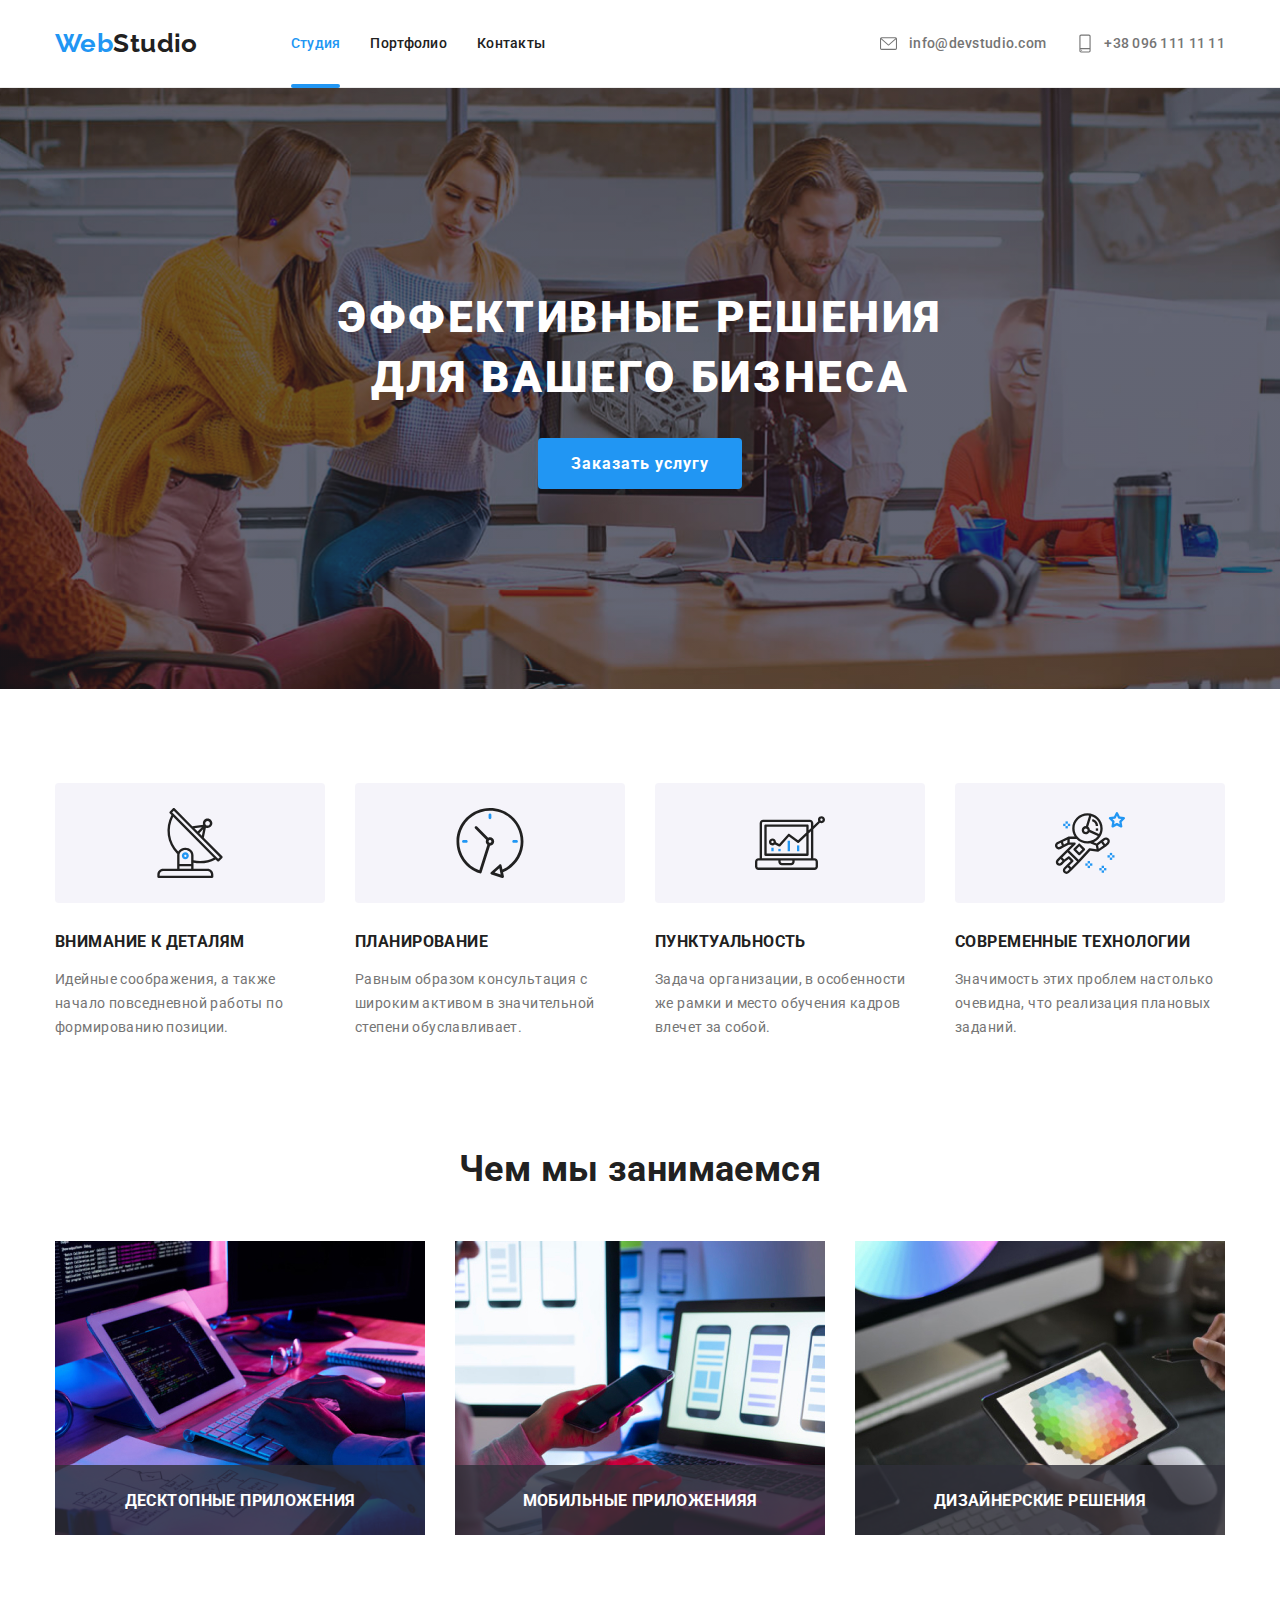
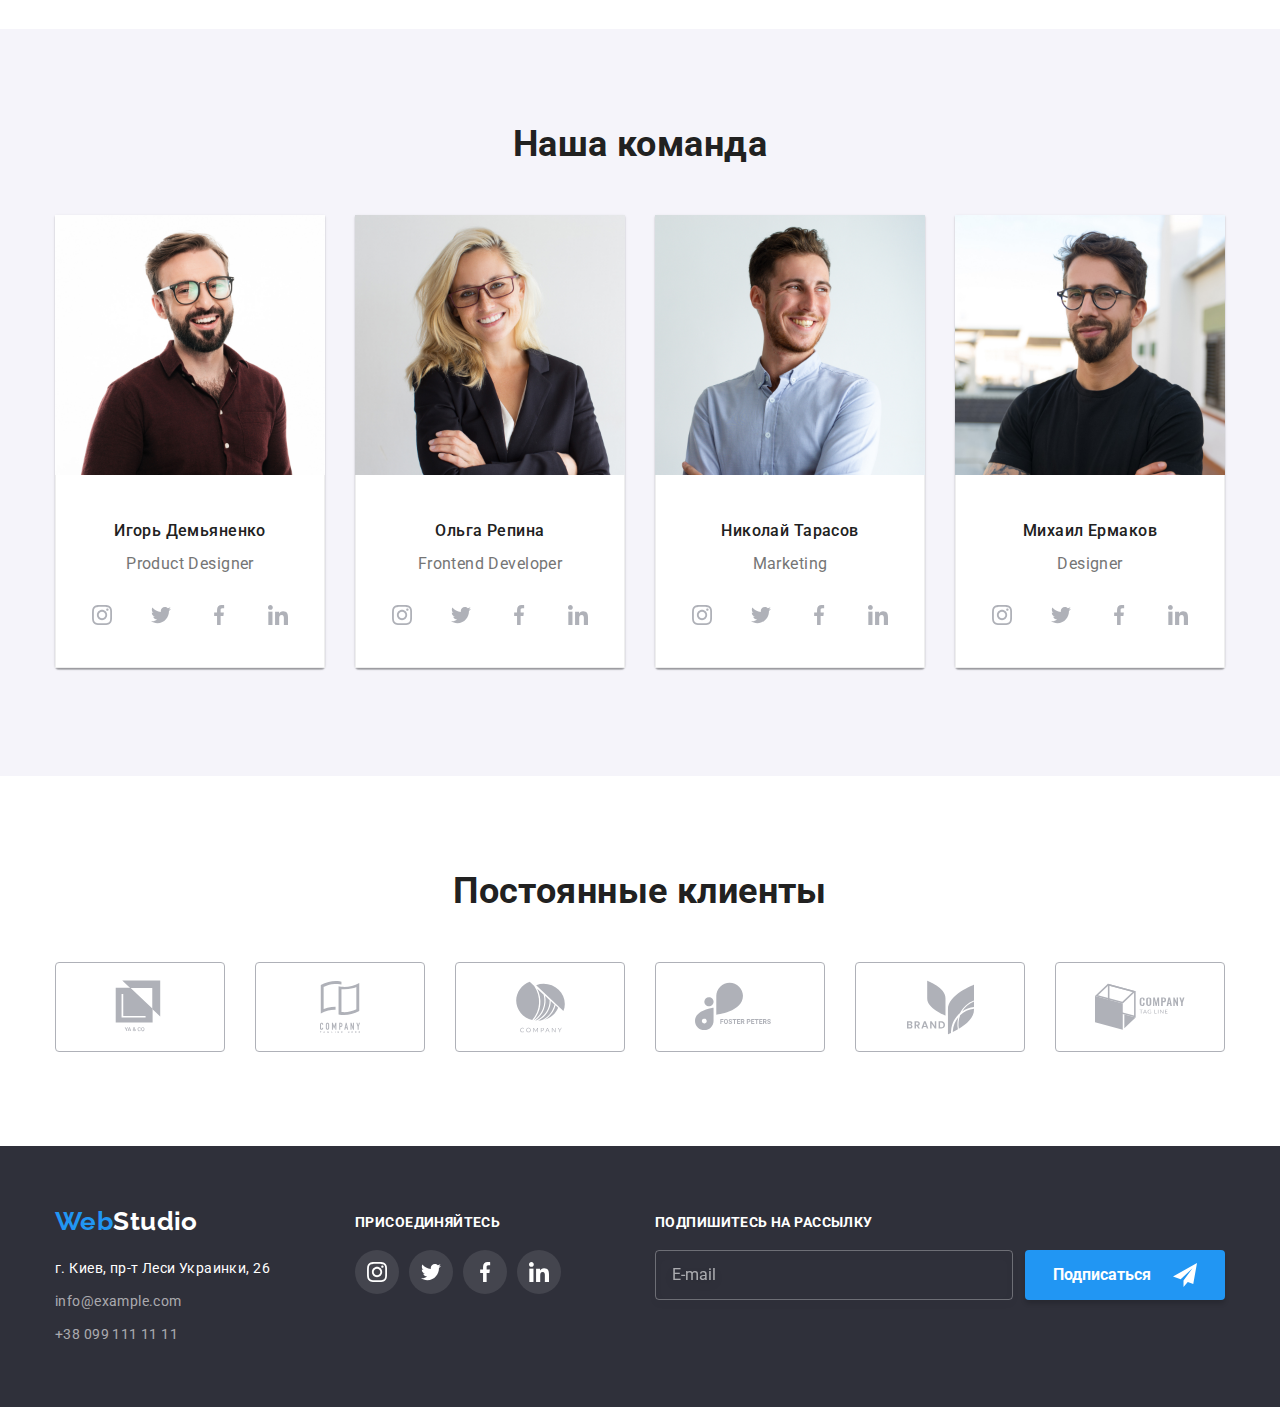
<file: index.html>
<!DOCTYPE html>
<html lang="ru">
<head>
    <meta charset="UTF-8">
    <meta name="viewport" content="width=device-width, initial-scale=1.0">
    <title>WebStudio</title>
    <link
    rel="stylesheet"
    href="https://cdnjs.cloudflare.com/ajax/libs/animate.css/4.1.1/animate.min.css"
  />
    <link href="https://fonts.googleapis.com/css2?family=Raleway:wght@700&family=Roboto:wght@400;500;700;900&display=swap" rel="stylesheet">
    <link rel="stylesheet" href="https://cdnjs.cloudflare.com/ajax/libs/modern-normalize/1.0.0/modern-normalize.min.css">
    <link rel="stylesheet" href="./css/main.min.css">
</head>
<body>
    <!--HEADER-->
    <header class="header">
        <div class="header-page container">
            <nav class="navigation">
                <a href="./index.html" class="logo" aria-label="WebStudio"><span class="web">Web</span><span class="studio-header">Studio</span></a>
                <ul class="navigation-list list">
                    <li class="navigation-item"><a href="./index.html" class="link current">Студия</a></li>
                    <li class="navigation-item"><a href="./portfolio.html" class="link">Портфолио</a></li>
                    <li class="navigation-item"><a href="" class="link">Контакты</a></li>
                </ul>
            </nav>
            <address class="address">
                <ul class="address-list__header list">
                    <li class="address-list__items">
                        <a href="mailto:info@devstudio.com" class="contacts">
                        <svg class="contacts-svg__envelop"><use href="./svg/sprite.svg#icon-envelope"></use></svg>info@devstudio.com</a>
                    </li>
                    <li>
                        <a href="tel:380961111111" class="contacts">
                        <svg class="contacts-svg__smartphone"><use href="./svg/sprite.svg#icon-smartphone"></use></svg>+38 096 111 11 11</a>
                    </li>
                </ul>
            </address>
        </div>
    </header>
    <!-- MAIN -->
    <main>
    <!-- HERO -->
    <section class="hero">
        <div class="hero-box"><h1 class="hero-title">Эффективные решения для вашего бизнеса</h1>
            <button class="button primary" data-modal-open>Заказать услугу</button>
        </div>
    </section>
    <!--описания деятельности-->
    <section class="activity padding">
        <!-- <h2>Наши преимущества</h2> скрыть-->
        <div class="activity-box container">
            <h2 hidden>Наши преимущества</h2>
            <ul class="activity-list">
                <li class="activity-item list"><h3 class="activity-title">Внимание к деталям</h3><p class="activity-text">Идейные соображения, а также начало повседневной работы по формированию позиции. </p></li>
                <li class="activity-item list"><h3 class="activity-title">Планирование</h3><p class="activity-text">Равным образом консультация с широким активом в значительной степени обуславливает.</p></li>
                <li class="activity-item list"><h3 class="activity-title">Пунктуальность</h3><p class="activity-text">Задача организации, в особенности же рамки и место обучения кадров влечет за собой.</p></li>
                <li class="activity-item list"><h3 class="activity-title">Современные технологии</h3><p class="activity-text">Значимость этих проблем настолько очевидна, что реализация плановых заданий.</p></li>
            </ul>
        </div>
    </section>
    <section class="work padding">
    <!--визуальное описание-->
        <div class="container">
        <h2 class="title">Чем мы занимаемся</h2>
            <ul class="work-list">
                    <li class="work-item list"><a href="">
                        <div class="actions-thumb">
                            <img src="./image/work-examples-1.jpg" alt="примеры робот" width="370" height="294">
                            <div class="work-actions">
                                    <h3 class="work-title">Десктопные приложения</h3>
                                </div>
                            </div>
                        </a>
                    </li>
                    <li class="work-item list"><a href="">
                        <div class="actions-thumb">
                            <img src="./image/work-examples-2.jpg" alt="примеры робот" width="370" height="294">
                            <div class="work-actions">
                                    <h3 class="work-title">Мобильные приложенияя</h3>
                                </div>
                            </div>
                        </a>
                    </li>
                    <li class="work-item list"><a href="">
                        <div class="actions-thumb">
                            <img src="./image/work-examples-3.jpg" alt="примеры робот" width="370" height="294">
                            <div class="work-actions">
                                <h3 class="work-title">Дизайнерские решения</h3>
                            </div>
                        </div>
                    </a>
                </li>
            </ul>
        </div>
    </section>
    <!--команда-->
    <section class="our_team padding">
        <div class="team container">
            <h2 class="title">Наша команда</h2>
            <ul class="team-list">
                <li class="list shadow">
                    <div class="card">
                        <div class="card-items"><img src="./image/team1.jpg" alt="член команды" width="270" height="260"></div>
                        <div class="card-text"><h3 class="team-title">Игорь Демьяненко</h3><p class="items-text" lang="en">Product Designer</p>
                            <ul class="social-list list">
                                <li class="social-list__items">
                                    <a href="" class="social-list__link link">
                                        <svg class="social-list__svg">
                                            <use href="./svg/sprite.svg#icon-instagram"></use>
                                        </svg>
                                    </a>
                                </li>
                                <li class="social-list__items">
                                    <a href="" class="social-list__link link">
                                        <svg class="social-list__svg">
                                            <use href="./svg/sprite.svg#icon-twitter"></use>
                                        </svg>
                                    </a>
                                </li>
                                <li class="social-list__items">
                                    <a href="" class="social-list__link link">
                                        <svg class="social-list__svg">
                                            <use href="./svg/sprite.svg#icon-facebook"></use>
                                        </svg>
                                    </a>
                                </li>
                                <li class="social-list__items">
                                    <a href="" class="social-list__link link">
                                        <svg class="social-list__svg">
                                            <use href="./svg/sprite.svg#icon-linkedin"></use>
                                        </svg>
                                    </a>
                                </li>
                            </ul>
                        </div>
                    </div>
                </li>
                <li class="list shadow">
                    <div class="card">
                    <div class="card-items "><img src="./image/team2.jpg" alt="член команды" width="270" height="260"></div>
                        <div class="card-text"><h3 class="team-title">Ольга Репина</h3><p class="items-text" lang="en">Frontend Developer</p>
                            <ul class="social-list list">
                                <li class="social-list__items">
                                    <a href="" class="social-list__link link">
                                        <svg class="social-list__svg">
                                            <use href="./svg/sprite.svg#icon-instagram"></use>
                                        </svg>
                                    </a>
                                </li>
                                <li class="social-list__items">
                                    <a href="" class="social-list__link link">
                                        <svg class="social-list__svg">
                                            <use href="./svg/sprite.svg#icon-twitter"></use>
                                        </svg>
                                    </a>
                                </li>
                                <li class="social-list__items">
                                    <a href="" class="social-list__link link">
                                        <svg class="social-list__svg">
                                            <use href="./svg/sprite.svg#icon-facebook"></use>
                                        </svg>
                                    </a>
                                </li>
                                <li class="social-list__items">
                                    <a href="" class="social-list__link link">
                                        <svg class="social-list__svg">
                                            <use href="./svg/sprite.svg#icon-linkedin"></use>
                                        </svg>
                                    </a>
                                </li>
                            </ul>
                        </div>         
                    </div>
                </li>
                <li class="list shadow">
                    <div class="card">
                    <div class="card-items"><img src="./image/team3.jpg" alt="член команды" width="270" height="260"></div>
                            <div class="card-text"><h3 class="team-title">Николай Тарасов </h3><p class="items-text" lang="en">Marketing</p>
                                <ul class="social-list list">
                                    <li class="social-list__items">
                                        <a href="" class="social-list__link link">
                                            <svg class="social-list__svg">
                                                <use href="./svg/sprite.svg#icon-instagram"></use>
                                            </svg>
                                        </a>
                                    </li>
                                    <li class="social-list__items">
                                        <a href="" class="social-list__link link">
                                            <svg class="social-list__svg">
                                                <use href="./svg/sprite.svg#icon-twitter"></use>
                                            </svg>
                                        </a>
                                    </li>
                                    <li class="social-list__items">
                                        <a href="" class="social-list__link link">
                                            <svg class="social-list__svg">
                                                <use href="./svg/sprite.svg#icon-facebook"></use>
                                            </svg>
                                        </a>
                                    </li>
                                    <li class="social-list__items">
                                        <a href="" class="social-list__link link">
                                            <svg class="social-list__svg">
                                                <use href="./svg/sprite.svg#icon-linkedin"></use>
                                            </svg>
                                        </a>
                                    </li>
                                </ul>
                            </div>          
                        </div>
                </li>
                <li class="list shadow">
                    <div class="card">
                    <div class="card-items"><img src="./image/team4.jpg" alt="член команды" width="270" height="260"></div>
                        <div class="card-text"><h3 class="team-title">Михаил Ермаков</h3><p class="items-text" lang="en">Designer</p>
                            <ul class="social-list list">
                                <li class="social-list__items">
                                    <a href="" class="social-list__link link">
                                        <svg class="social-list__svg">
                                            <use href="./svg/sprite.svg#icon-instagram"></use>
                                        </svg>
                                    </a>
                                </li>
                                <li class="social-list__items">
                                    <a href="" class="social-list__link link">
                                        <svg class="social-list__svg">
                                            <use href="./svg/sprite.svg#icon-twitter"></use>
                                        </svg>
                                    </a>
                                </li>
                                <li class="social-list__items">
                                    <a href="" class="social-list__link link">
                                        <svg class="social-list__svg">
                                            <use href="./svg/sprite.svg#icon-facebook"></use>
                                        </svg>
                                    </a>
                                </li>
                                <li class="social-list__items">
                                    <a href="" class="social-list__link link">
                                        <svg class="social-list__svg">
                                            <use href="./svg/sprite.svg#icon-linkedin"></use>
                                        </svg>
                                    </a>
                                </li>
                            </ul>
                        </div>         
                    </div>
                </li>
            </ul>
        </div>
    </section>
    <section class="clients">
        <div class="clients-content container padding">
            <h2 class="title">Постоянные клиенты</h2>
            <ul class="clients-list__items list">
                <li class="clients-list__link link">
                    <a href="" class="link-go_client">
                        <svg class="clients-svg" width="54.27" height="59.23">
                            <use href="./svg/sprite.svg#icon-klient-1"></use>
                        </svg>
                    </a>
                </li>
                <li class="clients-list__link link">
                    <a href="" class="link-go_client">
                        <svg class="clients-svg" width="70" height="52">
                            <use href="./svg/sprite.svg#icon-klient-2"></use>
                        </svg>
                    </a>
                </li>
                <li class="clients-list__link link">
                    <a href="" class="link-go_client">
                        <svg class="clients-svg" width="51" height="52.6">
                            <use href="./svg/sprite.svg#icon-klient-3"></use>
                        </svg>
                    </a>
                </li>
                <li class="clients-list__link link">
                    <a href="" class="link-go_client">
                        <svg class="clients-svg" width="170" height="90">
                            <use href="./svg/sprite.svg#icon-klient-4"></use>
                        </svg>
                    </a>
                </li>
                <li class="clients-list__link link">
                    <a href="" class="link-go_client">
                        <svg class="clients-svg" width="79" height="67">
                            <use href="./svg/sprite.svg#icon-klient-5"></use>
                        </svg>
                    </a>
                </li>
                <li class="clients-list__link link">
                    <a href="" class="link-go_client">
                        <svg class="clients-svg" width="170" height="90">
                            <use href="./svg/sprite.svg#icon-klient-6"></use>
                        </svg>
                    </a>
                </li>
            </ul> 
        </div>
    </section>
    </main>
    <!--подвал-->
    <footer class="footer">
        <div class="footer-content container">
            <div class="footer-address">
                    <a href="./index.html" class="logo"><span class="web">Web</span><span class="studio-footer">Studio</span></a>
                <address class="address-list">
                    <ul class="list">
                    <li class="adress-items city">г. Киев, пр-т Леси Украинки, 26</li>
                    <li class="adress-items"><a href="mailto:info@example.com"  class="contacts-footer">info@example.com</a></li>   
                    <li class="adress-items"><a href="tel:+380991111111"  class="contacts-footer">+38 099 111 11 11</a></li>
                    </ul>
                </address>
            </div>
            <div class="join">
                <h3 class="join-title">Присоединяйтесь</h3>
                <ul class="join-list list">
                    <li class="join-list__items">
                        <a href="" class="join-list__link link">
                            <svg class="join-list__svg">
                                <use href="./svg/sprite.svg#icon-instagram"></use>
                            </svg>
                        </a>
                    </li>
                    <li class="join-list__items">
                        <a href="" class="join-list__link link">
                            <svg class="join-list__svg">
                                <use href="./svg/sprite.svg#icon-twitter"></use>
                            </svg>
                        </a>
                    </li>
                    <li class="join-list__items">
                        <a href="" class="join-list__link link">
                            <svg class="join-list__svg">
                                <use href="./svg/sprite.svg#icon-facebook"></use>
                            </svg>
                        </a>
                    </li>
                    <li class="join-list__items">
                        <a href="" class="join-list__link link">
                            <svg class="join-list__svg">
                                <use href="./svg/sprite.svg#icon-linkedin"></use>
                            </svg>
                        </a>
                    </li>
                </ul>
            </div>
            <div class="subscribe-box">
                <h3 class="subscribe-title">Подпишитесь на рассылку</h3>
                <div class="subscribe-box-wrapper">
                    <input type="email" name="subscribe-email" class="subscribe-email" required placeholder="E-mail">
                    <button type="submit" class="subscribe-button">Подписаться</button>
                </div>
            </div>
        </div>
    </footer>
    <div class="backdrop is-hidden" data-modal>
        <div class="modal">
            <button type="button" class="close-modal " data-modal-close>
                <svg class="close-svg">
                    <use href="./svg/sprite.svg#icon-close"></use>
                </svg>
            </button>
            <h2 class="title-form">Оставьте свои данные, мы вам перезвоним</h2>
            <form action="#" class="contact-form">
                <div class="contact-form-field">
                    <p class="contact-form-title">Имя</p>
                    <input type="text" name="user-name" id="user-name" class="contact-form-input" required minlength="2"> 
                    <svg class="contact-form-svg" width="12" height="12" >
                        <use href="./svg/sprite.svg#icon-name-svg"></use>
                    </svg>
                </div>
                <div class="contact-form-field">
                    <p class="contact-form-title">Телефон</p>
                    <input type="tel" name="user-tel" id="user-tel" class="contact-form-input" required minlength="10">
                    <svg class="contact-form-svg" width="13" height="13" >
                        <use href="./svg/sprite.svg#icon-tel-svg"></use>
                    </svg>
                </div>
                <div class="contact-form-field">
                    <p class="contact-form-title">Почта</p>
                    <input type="email" name="user-email" id="user-email" class="contact-form-input" required>
                    <svg class="contact-form-svg" width="15" height="12" >
                        <use href="./svg/sprite.svg#icon-email-svg"></use>
                    </svg>
                </div>
                <div class="contact-form-field">
                    <p class="contact-form-title">Комментарий</p>
                    <textarea name="user-message" id="user-message" class="contact-form-message" placeholder="Введите текст" minlength="15"></textarea>
                </div>
                    <input type="checkbox" name="user-policy" id="user-policy" class="modal-checkbox visually-hidden">
                    <label for="user-policy" class="for-modal-checkbox">
                        <span class="label-title">Соглашаюсь с рассылкой и принимаю <a href="#" class="policy-link">Условия договора</a></span>
                    </label>
                 <div class="button-box">
                     <button type="submit" class="contact-form-button">Отправить</button>
                </div>
        

            </form>
        </div>
    </div>
    <script src="./js/modal.js"></script>
</body>
</html>
</file>
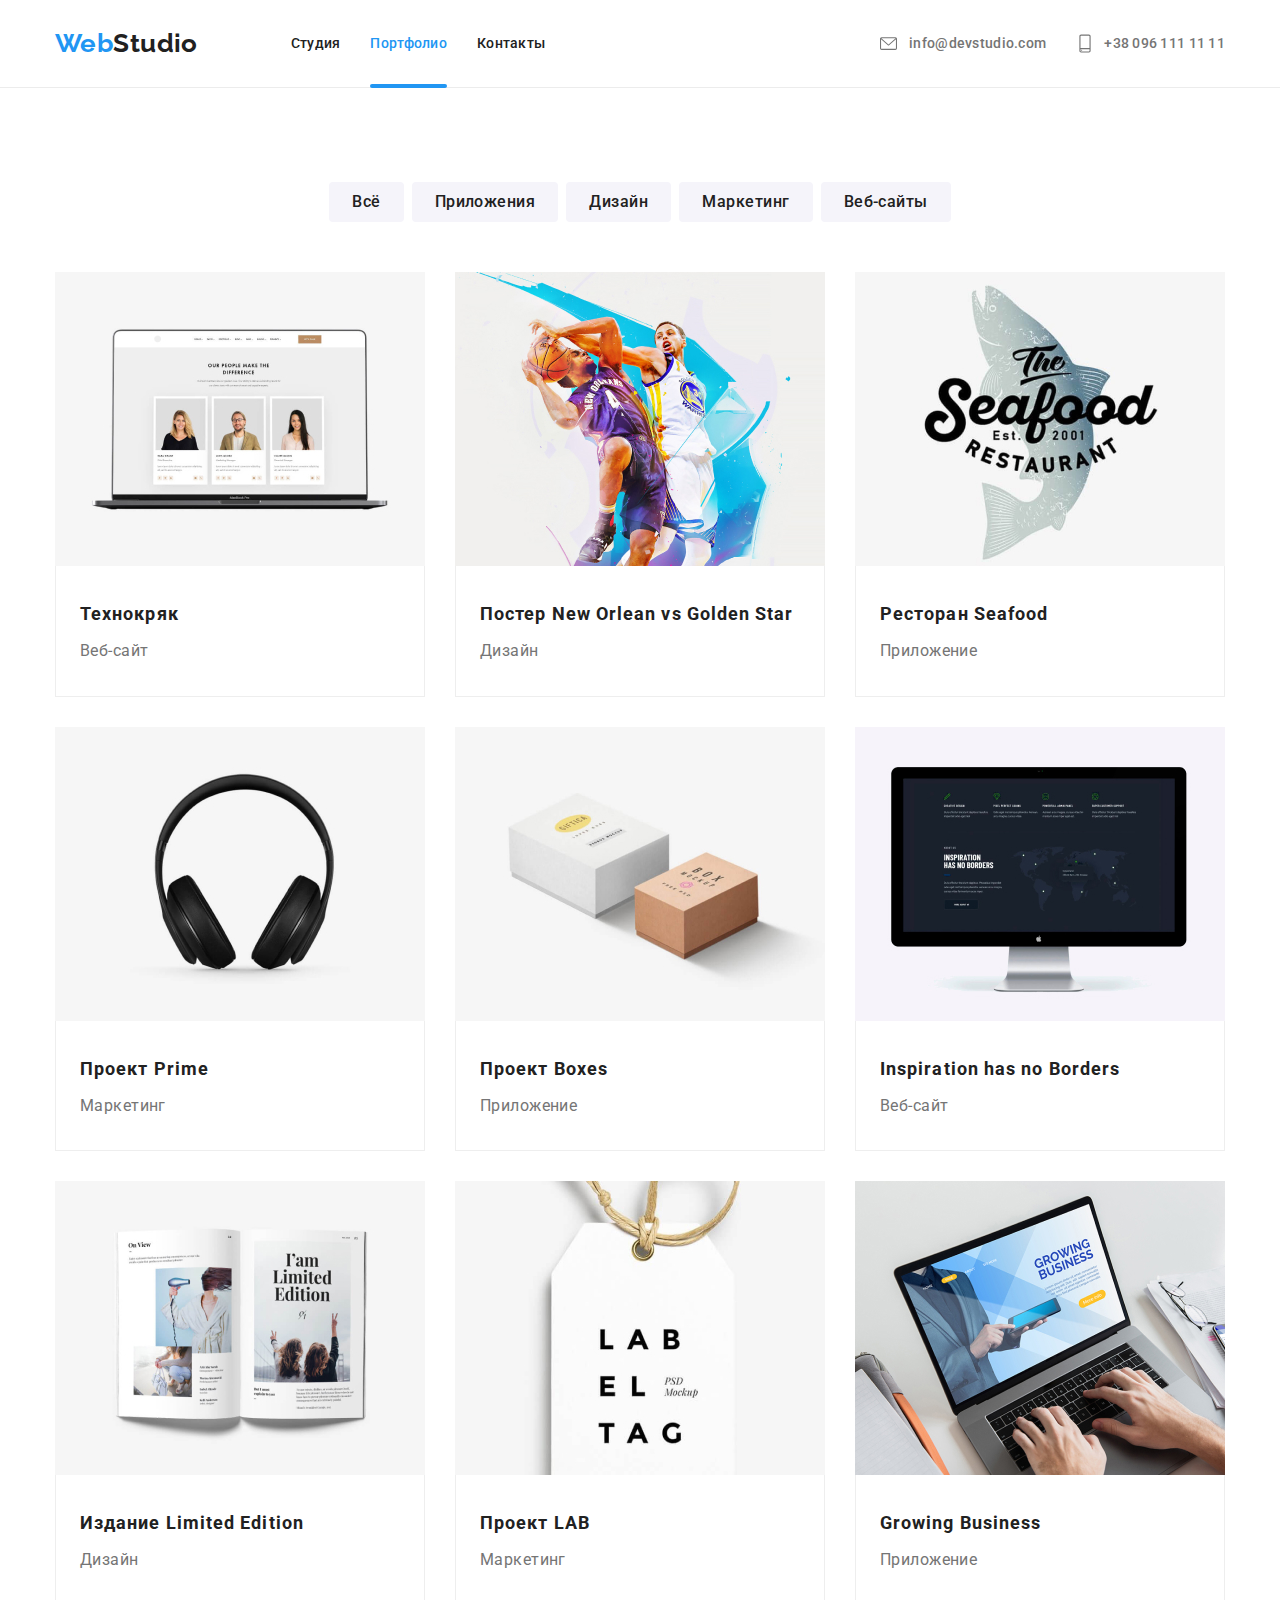
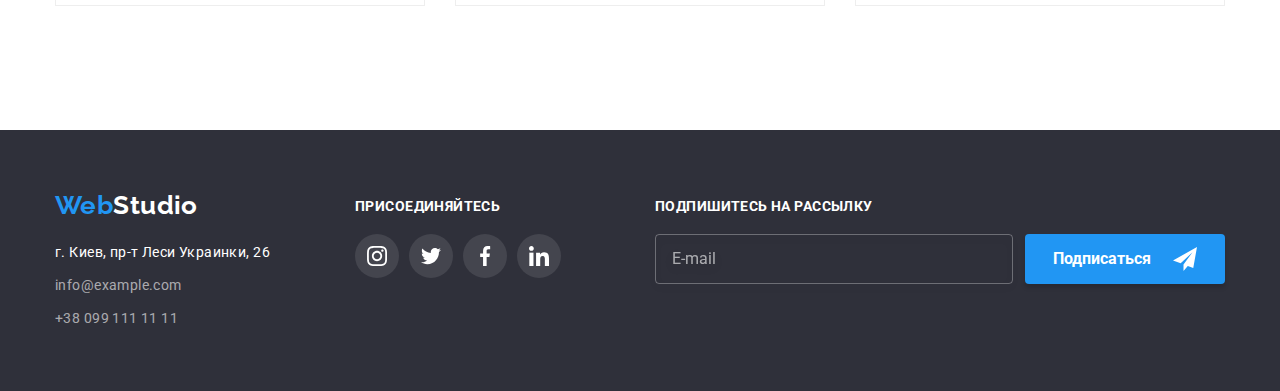
<file: portfolio.html>
<!DOCTYPE html>
<html lang="ru">
<head>
    <meta charset="UTF-8">
    <meta name="viewport" content="width=device-width, initial-scale=1.0">
    <title>Portfolio</title>
    <link href="https://fonts.googleapis.com/css2?family=Raleway:wght@700&family=Roboto:wght@400;500;700;900&display=swap" rel="stylesheet">
    <link rel="stylesheet" href="https://cdnjs.cloudflare.com/ajax/libs/modern-normalize/1.0.0/modern-normalize.min.css">
    <link rel="stylesheet" href="./css/main.min.css">
</head>
<body>
<!--HEADER-->
<header class="header">
    <div class="header-page container">
        <nav class="navigation">
            <a href="./index.html" class="logo" aria-label="WebStudio"><span class="web">Web</span><span class="studio-header">Studio</span></a>
            <ul class="navigation-list list">
                <li class="navigation-item"><a href="./index.html" class="link">Студия</a></li>
                <li class="navigation-item"><a href="./portfolio.html" class="link current">Портфолио</a></li>
                <li class="navigation-item"><a href="" class="link">Контакты</a></li>
            </ul>
        </nav>
        <address class="address">
            <ul class="address-list__header list">
                <li class="address-list__items">
                    <a href="mailto:info@devstudio.com" class="contacts">
                    <svg class="contacts-svg__envelop"><use href="./svg/sprite.svg#icon-envelope"></use></svg>info@devstudio.com</a>
                </li>
                <li>
                    <a href="tel:380961111111" class="contacts">
                    <svg class="contacts-svg__smartphone"><use href="./svg/sprite.svg#icon-smartphone"></use></svg>+38 096 111 11 11</a>
                </li>
            </ul>
        </address>
    </div>
</header>
<section class="portfolio padding">
    <!-- скрыть h1 -->
    <div class="container">
        <div class="portfolio__menu">  
        <h1 hidden>Портфолио</h1>
        <ul class="portfolio__menu-list list">
            <li class="portfolio-button"><button type="button" class="button secondary">Всё</button></li>
            <li class="portfolio-button"><button type="button" class="button secondary">Приложения</button></li>
            <li class="portfolio-button"><button type="button" class="button secondary">Дизайн</button></li>
            <li class="portfolio-button"><button type="button" class="button secondary">Маркетинг</button></li>
            <li class="portfolio-button"><button type="button" class="button secondary">Веб-сайты</button></li>
        </ul>
    </div>
    <div class="portfolio-content">
        <ul class="portfolio-list list">
            <li class="portfolio-items list">
                    <a href="" class="portfolio-items__link"><div class="card-items"><img src="./image/portfolio-items1.jpg" alt="Премеры робот" width="370" height="294">
                        <div class="portfolio-actions"><p class="portfolio-actions__text animate__backInUp">Технокряк это современная площадка распространения коронавируса. 
                            Компании используют эту платформу для цифрового шпионажа и атак на защищённые сервера конкурентов.</p></div>
                        </div>
                    <div class="card-text"><h2 class="product-title">Технокряк</h2><p class="product-text">Веб-сайт</p></div></a>
            </li>
            <li class="portfolio-items list">
                    <a href=""><div class="card-items"><img src="./image/portfolio-items2.jpg" alt="Премеры робот" width="370" height="294">
                        <div class="portfolio-actions"><p class="portfolio-actions__text animate__backInUp">Технокряк это современная площадка распространения коронавируса. 
                            Компании используют эту платформу для цифрового шпионажа и атак на защищённые сервера конкурентов.</p></div>
                        </div>
                    <div class="card-text"><h2 class="product-title">Постер <span lang="en">New Orlean vs Golden Star</span></h2><p class="product-text">Дизайн</p></div></a>
            </li>
            <li class="portfolio-items list">
                    <a href=""><div class="card-items"><img src="./image/portfolio-items3.jpg" alt="Премеры робот" width="370" height="294">
                        <div class="portfolio-actions"><p class="portfolio-actions__text animate__backInUp">Технокряк это современная площадка распространения коронавируса. 
                            Компании используют эту платформу для цифрового шпионажа и атак на защищённые сервера конкурентов.</p></div>
                        </div>
                    <div class="card-text"><h2 class="product-title" lang="en">Ресторан Seafood</h2><p class="product-text">Приложение</p></div></a>
            </li>
            <li class="portfolio-items list">
                    <a href=""><div class="card-items"><img src="./image/portfolio-items4.jpg" alt="Премеры робот" width="370" height="294">
                        <div class="portfolio-actions"><p class="portfolio-actions__text animate__backInUp">Технокряк это современная площадка распространения коронавируса. 
                            Компании используют эту платформу для цифрового шпионажа и атак на защищённые сервера конкурентов.</p></div>
                        </div>
                    <div class="card-text"><h2 class="product-title">Проект <span lang="en">Prime</span></h2><p class="product-text">Маркетинг</p></div></a>
            </li>
            <li class="portfolio-items list">
                    <a href=""><div class="card-items"><img src="./image/portfolio-items5.jpg" alt="Премеры робот" width="370" height="294">
                    <div class="portfolio-actions"><p class="portfolio-actions__text animate__backInUp">Технокряк это современная площадка распространения коронавируса. 
                            Компании используют эту платформу для цифрового шпионажа и атак на защищённые сервера конкурентов.</p></div>
                        </div>
                    <div class="card-text"><h2 class="product-title">Проект <span lang="en">Boxes</span></h2><p class="product-text">Приложение</p></div></a>
            </li>
            <li class="portfolio-items list">
                    <a href=""><div class="card-items"><img src="./image/portfolio-items6.jpg" alt="Премеры робот" width="370" height="294">
                    <div class="portfolio-actions"><p class="portfolio-actions__text animate__backInUp">Технокряк это современная площадка распространения коронавируса. 
                            Компании используют эту платформу для цифрового шпионажа и атак на защищённые сервера конкурентов.</p></div>
                        </div>
                    <div class="card-text"><h2 class="product-title" lang="en">Inspiration has no Borders</h2><p class="product-text">Веб-сайт</p></div></a>
            </li>
            <li class="portfolio-items list">

                    <a href=""><div class="card-items"><img src="./image/portfolio-items7.jpg" alt="Премеры робот" width="370" height="294">
                    <div class="portfolio-actions"><p class="portfolio-actions__text animate__backInUp">Технокряк это современная площадка распространения коронавируса. 
                            Компании используют эту платформу для цифрового шпионажа и атак на защищённые сервера конкурентов.</p></div>
                        </div>
                    <div class="card-text"><h2 class="product-title">Издание <span lang="en">Limited Edition</span></h2><p class="product-text">Дизайн</p></div></a>
            </li>
            <li class="portfolio-items list">
                    <a href=""><div class="card-items"><img src="./image/portfolio-items8.jpg" alt="Премеры робот" width="370" height="294">
                    <div class="portfolio-actions"><p class="portfolio-actions__text animate__backInUp">Технокряк это современная площадка распространения коронавируса. 
                            Компании используют эту платформу для цифрового шпионажа и атак на защищённые сервера конкурентов.</p></div>
                        </div>
                    <div class="card-text"><h2 class="product-title">Проект <span lang="en">LAB</span></h2><p class="product-text">Маркетинг</p></div></a>
            </li>
            <li class="portfolio-items list">
                    <a href=""><div class="card-items"><img src="./image/portfolio-items9.jpg" alt="Премеры робот" width="370" height="294">
                    <div class="portfolio-actions"><p class="portfolio-actions__text animate__backInUp">Технокряк это современная площадка распространения коронавируса. 
                            Компании используют эту платформу для цифрового шпионажа и атак на защищённые сервера конкурентов.</p></div>
                        </div>
                    <div class="card-text"><h2 class="product-title" lang="en">Growing Business</h2><p class="product-text">Приложение</p></div></a>
            </li>
        </ul>
    </div>
</div>
</section>

<!--подвал-->
<footer class="footer">
    <div class="footer-content container">
        <div class="footer-address">
                <a href="./index.html" class="logo"><span class="web">Web</span><span class="studio-footer">Studio</span></a>
            <address class="address-list">
                <ul class="list">
                <li class="adress-items city">г. Киев, пр-т Леси Украинки, 26</li>
                <li class="adress-items"><a href="mailto:info@example.com"  class="contacts-footer">info@example.com</a></li>   
                <li class="adress-items"><a href="tel:+380991111111"  class="contacts-footer">+38 099 111 11 11</a></li>
                </ul>
            </address>
        </div>
        <div class="join">
            <h3 class="join-title">Присоединяйтесь</h3>
            <ul class="join-list list">
                <li class="join-list__items">
                    <a href="" class="join-list__link link">
                        <svg class="join-list__svg">
                            <use href="./svg/sprite.svg#icon-instagram"></use>
                        </svg>
                    </a>
                </li>
                <li class="join-list__items">
                    <a href="" class="join-list__link link">
                        <svg class="join-list__svg">
                            <use href="./svg/sprite.svg#icon-twitter"></use>
                        </svg>
                    </a>
                </li>
                <li class="join-list__items">
                    <a href="" class="join-list__link link">
                        <svg class="join-list__svg">
                            <use href="./svg/sprite.svg#icon-facebook"></use>
                        </svg>
                    </a>
                </li>
                <li class="join-list__items">
                    <a href="" class="join-list__link link">
                        <svg class="join-list__svg">
                            <use href="./svg/sprite.svg#icon-linkedin"></use>
                        </svg>
                    </a>
                </li>
            </ul>
        </div>
        <div class="subscribe-box">
            <h3 class="subscribe-title">Подпишитесь на рассылку</h3>
            <div class="subscribe-box-wrapper">
                <input type="email" name="subscribe-email" class="subscribe-email" required placeholder="E-mail">
                <button type="submit" class="subscribe-button">Подписаться</button>
            </div>
        </div>
    </div>
</footer>
    </body>
</html>
</file>
<file: css/main.min.css>
html{box-sizing:border-box}*,*::before,*::after{box-sizing:inherit}body{color:#212121;font-family:"Roboto", sans-serif;letter-spacing:0.03em;font-size:14px;margin:0}a{text-decoration:none}img{display:block;height:auto}.list{padding:0px;margin:0px;list-style:none}.padding{padding-top:94px;padding-bottom:94px}.container{padding-left:15px;padding-right:15px;margin-left:auto;margin-right:auto;width:1200px}.title{margin-top:0px;margin-bottom:50px;font-weight:bold;font-size:36px;line-height:1.17;text-align:center}.social-list{display:flex;justify-content:space-between;padding:0px}.social-list__link{display:flex;justify-content:center;align-items:center;width:44px;height:44px;border-radius:50%;transition:all 250ms cubic-bezier(0.4, 0, 0.2, 1)}.social-list__svg{width:20px;height:20px;fill:#AFB1B8}.social-list__link:hover{background-color:#2196F3}.social-list__link:hover .social-list__svg{fill:#fff}.button{display:inline-block;border:1px solid transparent;font-family:inherit;color:#212121;background-color:#F5F4FA;font-size:16px;border-radius:4px;text-align:center;cursor:pointer}.button.primary:hover,.button.primary:focus{color:#2196F3;background-color:#fff;transition:all 250ms cubic-bezier(0.4, 0, 0.2, 1)}.button.secondary{font-family:Roboto;font-weight:500;line-height:1.62;letter-spacing:0.03em;padding:6px 22px}.button.secondary:hover,.button.secondary:focus{background-color:#2196F3;color:#fff;box-shadow:0px 3px 1px rgba(0,0,0,0.1),0px 1px 2px rgba(0,0,0,0.08),0px 2px 2px rgba(0,0,0,0.12);transition:all 250ms cubic-bezier(0.4, 0, 0.2, 1)}.primary{color:#fff;background-color:#2196F3;line-height:1.86;font-weight:bold;letter-spacing:0.06em;padding:10px 32px}.card-shadow{transition:all 250ms cubic-bezier(0.4, 0, 0.2, 1)}.card-items{position:relative;overflow:hidden}.card-text{border:1px solid #EEEEEE;border-top:none;padding:20px 24px;background-color:#FFFFFF;padding-top:30px;padding-bottom:30px}.shadow{box-shadow:0px 1px 3px rgba(0,0,0,0.12),0px 1px 1px rgba(0,0,0,0.14),0px 2px 1px rgba(0,0,0,0.2);border-radius:0px 0px 4px 4px}.backdrop{position:fixed;top:0;left:0;width:100%;height:100%;background:rgba(0,0,0,0.2);transition:all 250ms cubic-bezier(0.4, 0, 0.2, 1)}.backdrop.is-hidden .modal{transform:translate(-50%, -150%);opacity:0;transition:all 500ms linear 0ms}.modal{position:absolute;left:50%;top:50%;transform:translate(-50%, -50%);width:528px;height:581px;background:#FFFFFF;box-shadow:0px 1px 3px rgba(0,0,0,0.12),0px 1px 1px rgba(0,0,0,0.14),0px 2px 1px rgba(0,0,0,0.2);border-radius:4px;transition:all 250ms cubic-bezier(0.4, 0, 0.2, 1);transform:translate(-50%, -50%) scale(1);padding:40px}.close-modal{position:absolute;top:8px;right:8px;width:30px;height:30px;fill:#000000;border:1px solid rgba(0,0,0,0.1);border-radius:50%;cursor:pointer;background-color:#fff;transition:all 250ms cubic-bezier(0.4, 0, 0.2, 1)}.close-modal:hover{background-color:#2196F3}.close-svg{position:absolute;width:11px;height:11px;right:9px;top:9px;bottom:10px;fill:#000;cursor:pointer}.is-hidden{opacity:0;visibility:hidden;pointer-events:none}.title-form{text-align:center;font-weight:bold;font-size:20px;line-height:1.15;margin-top:0;margin-bottom:12px}.contact-form-title{font-size:12px;line-height:1.167;letter-spacing:0.01em;color:#757575;margin:0;margin-bottom:4px}.contact-form-input:focus,.contact-form:focus{outline:none}.contact-form-input{width:100%;height:40px;border:1px solid rgba(33,33,33,0.2);border-radius:4px;padding-left:42px;transition:all 250ms cubic-bezier(0.4, 0, 0.2, 1);cursor:pointer}.contact-form-input:hover ~ .contact-form-svg,.contact-form-input:focus ~ .contact-form-svg{fill:#2196F3}.contact-form-svg{position:absolute;bottom:14px;left:15px}.contact-form-input:hover,.contact-form-input:focus,.contact-form-message:hover,.contact-form-message:focus{border-color:#2196F3}.contact-form-message{resize:none;width:100%;height:120px;border:1px solid rgba(33,33,33,0.2);border-radius:4px;padding:12px 16px;transition:all 250ms cubic-bezier(0.4, 0, 0.2, 1);cursor:pointer}.contact-form-field{position:relative;margin-bottom:10px}.contact-form-button{margin:0 auto;border:none;width:200px;height:50px;padding:10px 55px;font-weight:bold;font-size:16px;line-height:1.875;color:#fff;background-color:#2196F3;box-shadow:0px 4px 4px rgba(0,0,0,0.15);border-radius:4px;cursor:pointer}.button-box{display:flex;justify-content:center}.visually-hidden{position:absolute !important;clip:rect(1px 1px 1px 1px);clip:rect(1px, 1px, 1px, 1px);padding:0 !important;border:0 !important;height:1px !important;width:1px !important;overflow:hidden}.for-modal-checkbox{margin-top:20px;margin-bottom:30px;display:flex;justify-content:center;align-items:center}.for-modal-checkbox::before{display:block;margin-right:8.38px;content:'';width:16px;height:15px;border:2px solid #212121;border-radius:2px}.modal-checkbox:checked+.for-modal-checkbox::before{background-color:#2196F3;border-color:#2196F3;background-image:url(../svg/icon-ok.svg);background-size:cover}.label-title{font-size:14px;line-height:1.714;color:#757575}.policy-link{color:#2196F3;text-decoration:underline}.logo{text-decoration:none;font-family:Raleway;font-weight:bold;font-size:26px;line-height:1.19;margin-right:93px}.web{color:#2196F3}.studio-header{color:#212121}.header{border-bottom:1px solid #ececec}.header-page{display:flex;justify-content:space-between;align-items:center}.navigation{display:flex;justify-content:space-between;align-items:center}.navigation-list{display:flex;justify-content:space-between;align-items:center;font-weight:500;line-height:1.14;letter-spacing:0.02em}.navigation-list .link{display:block;padding-top:32px;padding-bottom:32px;color:#212121;transition:all 250ms cubic-bezier(0.4, 0, 0.2, 1)}.navigation-list .link:hover,.navigation-list .link:focus{color:#2196F3}.navigation-list .link.current{color:#2196F3}.navigation-list .link.current::after{content:'';position:absolute;display:block;left:0;bottom:0;width:100%;height:4px;background-color:#2196F3;border-radius:2px;transform:scaleX(1);top:80px}.navigation-item:not(:last-child){margin-right:30px;position:relative}.address-list__header{display:flex;justify-content:space-between;align-items:center}.address-list__items{display:flex;justify-content:space-between;align-items:center}.contacts{display:flex;justify-content:space-between;align-items:center;padding-top:32px;padding-bottom:32px;color:#757575;font-style:normal;font-weight:500;line-height:1.14;letter-spacing:0.02em;margin-left:30px;transition:all 250ms cubic-bezier(0.4, 0, 0.2, 1)}.contacts-svg__envelop{margin-right:10px;width:21px;height:17px;fill:#757575}.contacts-svg__smartphone{margin-right:10px;width:18px;height:23px;fill:#757575}.contacts-svg__envelop:hover .contacts-svg__smartphone:hover{color:#2196F3}.contacts:not(:last-child){margin-right:50px}.contacts:hover,.contacts:focus{color:#2196F3}.contacts:hover .contacts-svg__envelop,.contacts:focus .contacts-svg__envelop,.contacts:hover .contacts-svg__smartphone,.contacts:focus .contacts-svg__smartphone{fill:#2196F3}.hero{display:flex;flex-direction:column;align-items:center;max-width:1600px;min-height:600px;background:#2F303A;margin-left:auto;margin-right:auto;padding-top:200px;padding-bottom:200px;text-align:center;color:#fff;background-image:linear-gradient(rgba(47,48,58,0.4), rgba(47,48,58,0.4)),url(../image/hero-img.jpg);background-repeat:no-repeat;background-position:center;background-size:cover}.hero-title{margin-top:0px;margin-bottom:30px;font-weight:900;font-size:44px;line-height:1.36;letter-spacing:0.06em;text-transform:uppercase;width:686px}.activity{padding-bottom:0px}.activity-title{padding-top:0px;margin-top:0px;font-weight:bold;line-height:1.14;text-transform:uppercase}.activity-text{line-height:1.714;color:#757575}.activity-list{display:flex;justify-content:space-between;margin:0px;padding-left:0px}.activity-item{flex-basis:calc((100% - 3 * 30px) / 4)}.activity-item::before{display:block;content:'';height:120px;background:#F5F4FA;border-radius:4px;margin-bottom:30px;background-repeat:no-repeat;background-size:70px 70px;background-position:center}.activity-item:nth-child(1)::before{background-image:url(../svg/antenna.svg)}.activity-item:nth-child(2)::before{background-image:url(../svg/clock.svg)}.activity-item:nth-child(3)::before{background-image:url(../svg/diagram.svg)}.activity-item:nth-child(4)::before{background-image:url(../svg/astronaut.svg)}.work{padding-bottom:94px}.work-list{display:flex;justify-content:space-between;padding-left:0px;margin-top:0px;margin-bottom:0px}.work-item{display:block;flex-basis:calc((100% - 2 * 30px) / 3)}.work-actions{position:absolute;bottom:0}.work-title{display:inline-block;width:370px;height:70px;padding-top:27px;padding-bottom:27px;margin:0px;font-weight:bold;line-height:1.14;text-transform:uppercase;text-align:center;background:rgba(47,48,58,0.8);color:#fff}.actions-thumb{position:relative}.our_team{background-color:#F5F4FA}.team-list{display:flex;justify-content:space-between;padding-left:0px;text-align:center}.items-text{color:#757575;line-height:1.714;font-size:inherit;font-size:16px;margin-top:0px;margin-bottom:16px}.team-title{color:#212121;font-weight:500;font-size:16px;line-height:1.19;margin-bottom:10px}.clients-list__items{display:flex;justify-content:space-between;padding:0px}.clients-list__link{display:flex;justify-content:center;align-items:center;width:170px;height:90px;border:1px solid #AFB1B8;border-radius:4px;transition:all 250ms cubic-bezier(0.4, 0, 0.2, 1)}.clients-list__link:hover{border-color:#2196F3}.clients-list__link:hover .clients-svg{fill:#2196F3;border-color:#2196F3;transition:all 250ms cubic-bezier(0.4, 0, 0.2, 1)}.clients-svg{fill:#AFB1B8}.link-go_client{display:flex;width:170px;height:90px;justify-content:center;align-items:center;cursor:pointer}.footer{display:flex;background-color:#2F303A;padding-top:60px;padding-bottom:60px}.footer-content{display:flex}.footer-address{width:270px;margin-left:0px;margin-right:30px}.address-list{margin-top:20px}.studio-footer,.city{color:#fff}.contacts-footer{color:rgba(255,255,255,0.6);font-style:normal;line-height:1.71;transition:all 250ms cubic-bezier(0.4, 0, 0.2, 1)}.contacts-footer:hover,.contacts-footer:focus{color:#2196F3}.city{font-style:normal;font-weight:400;line-height:1.71}.adress-items:not(:last-child){margin-bottom:9px}.join{width:270px;margin-left:0px;margin-right:30px}.join-title{font-size:14px;line-height:1.143;color:#fff;text-transform:uppercase;margin-bottom:20px;margin-top:8px}.join-list{display:flex;transition:all 250ms cubic-bezier(0.4, 0, 0.2, 1)}.join-list__svg{width:20px;height:20px;fill:#fff}.join-list__link{display:flex;justify-content:center;align-items:center;width:44px;height:44px;border-radius:50%;background-color:rgba(255,255,255,0.1)}.join-list__link:hover{background-color:#2196F3;transition:all 250ms cubic-bezier(0.4, 0, 0.2, 1)}.join-list .join-list__link:not(lact-child){margin-right:10px}.subscribe-box{width:570px}.subscribe-box-wrapper{display:flex}.subscribe-title{font-size:14px;line-height:1.143;color:#fff;text-transform:uppercase;margin-bottom:20px;margin-top:8px}.subscribe-email{width:358px;height:50px;padding-left:16px;border:1px solid rgba(255,255,255,0.3);box-sizing:border-box;filter:drop-shadow(0px 4px 4px rgba(0,0,0,0.15));border-radius:4px;transition:all 250ms cubic-bezier(0.4, 0, 0.2, 1);color:rgba(255,255,255,0.6);background:transparent;margin-right:12px;cursor:pointer}.subscribe-email:not(:placeholder-shown):valid{border-color:#2196F3}.subscribe-email:not(:placeholder-shown):invalid{border-color:red}.subscribe-email:hover,.subscribe-email:focus{border-color:#2196F3}.subscribe-email::placeholder{font-size:16px;line-height:1.25;color:rgba(255,255,255,0.6)}.subscribe-button{display:flex;align-items:center;justify-content:space-evenly;border:none;font-weight:bold;font-size:16px;line-height:1.875;color:#fff;width:200px;height:50px;background:#2196F3;box-shadow:0px 4px 4px rgba(0,0,0,0.15);border-radius:4px;cursor:pointer}.subscribe-button::after{content:'';display:block;background-image:url(../svg/icon-subscribe.svg);width:24px;height:24px}.portfolio__menu{margin-bottom:50px}.portfolio__menu-list{display:flex;justify-content:center;flex-wrap:wrap}.portfolio-button:not(:last-child){margin-right:8px}.portfolio-list{display:flex;justify-content:center;flex-wrap:wrap}.portfolio-items{display:inline-block;width:370px;margin-bottom:30px}.portfolio-items:not(:nth-child(3n)){margin-right:30px}.portfolio-items:hover{box-shadow:0px 1px 1px rgba(0,0,0,0.12),0px 4px 4px rgba(0,0,0,0.06),1px 4px 6px rgba(0,0,0,0.16)}.portfolio-items:hover .portfolio-actions{opacity:1;top:0}.portfolio-items:hover .portfolio-actions{transform:translateY(0);transition:all 250ms cubic-bezier(0.4, 0, 0.2, 1)}.product-title{font-weight:bold;font-size:18px;line-height:2;letter-spacing:0.06em;margin-top:0px;margin-bottom:4px;color:#212121}.product-text{color:#757575;font-size:16px;line-height:1.86;margin:0px}.portfolio-actions{width:370px;height:294px;margin:0;position:absolute;opacity:0;transition:all 250ms cubic-bezier(0.4, 0, 0.2, 1);top:0;left:0;transform:translateY(100%)}.portfolio-actions__text{font-size:18px;line-height:1.556;background:rgba(33,150,243,0.9);padding:63px 24px;color:#fff;margin:0}
/*# sourceMappingURL=main.min.css.map */
</file>
